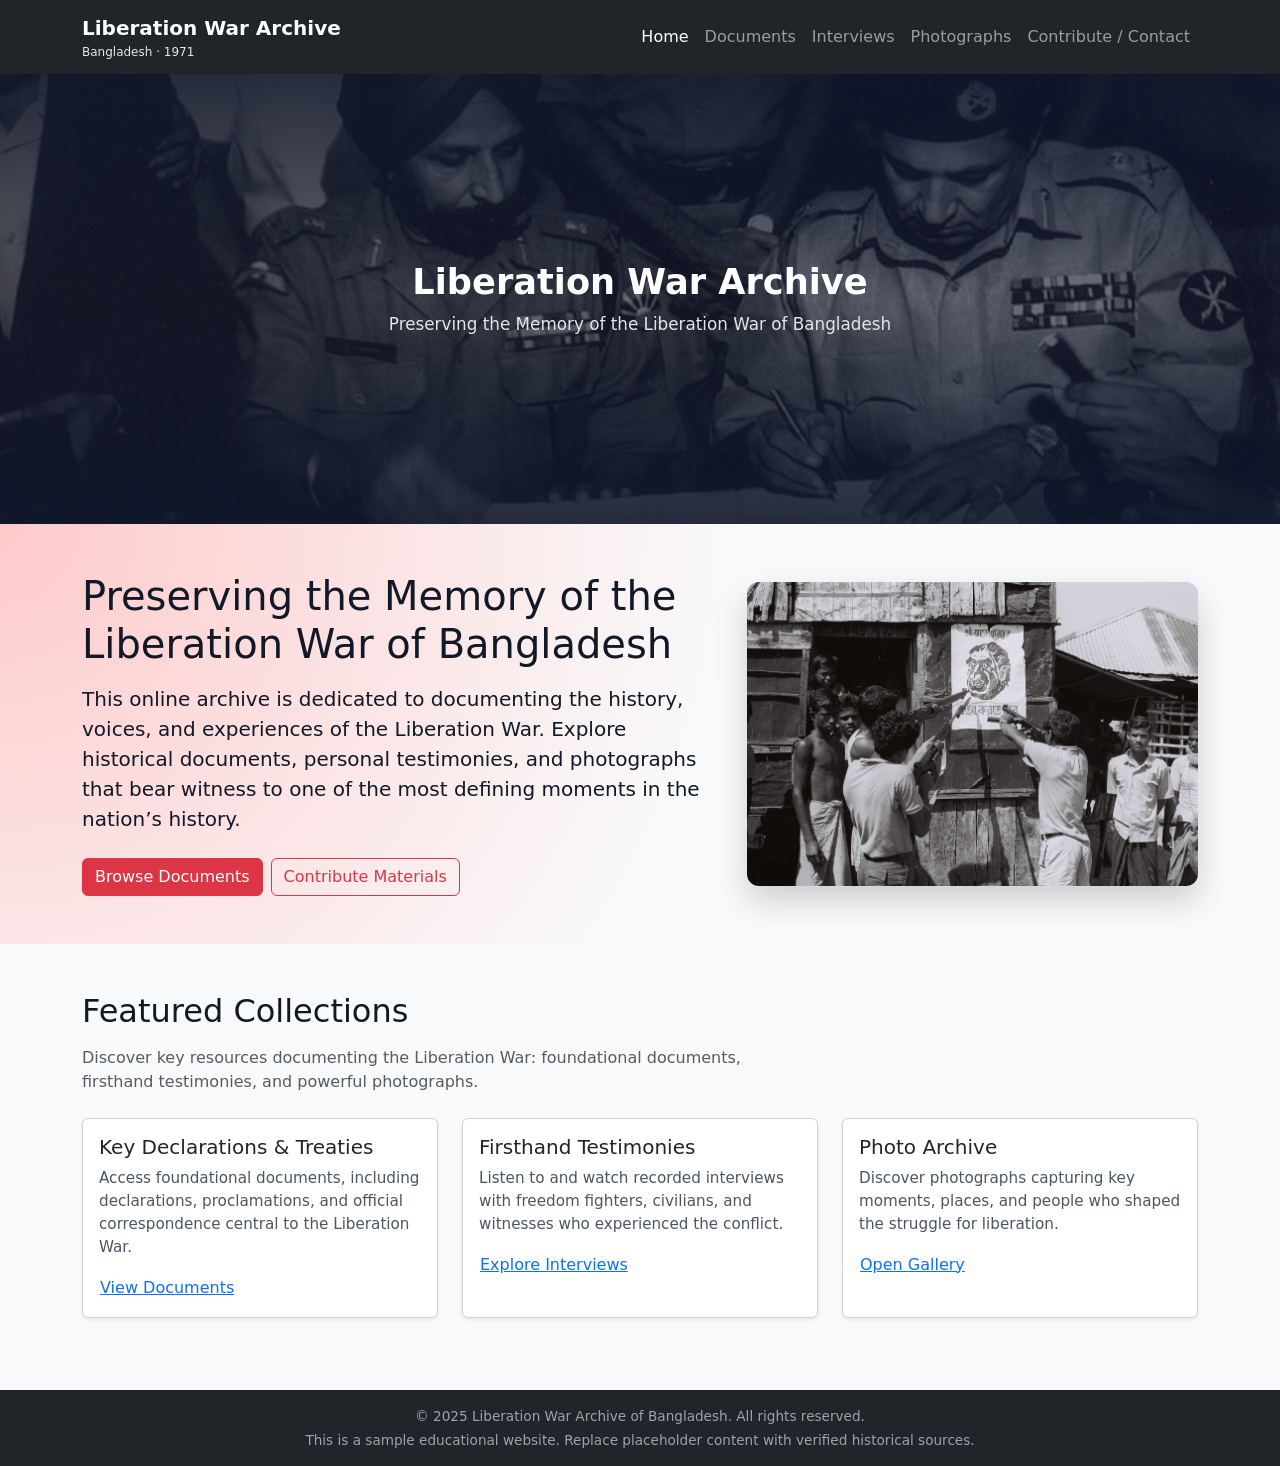
<file: index.html>
<!DOCTYPE html>
<html lang="en">

<head>
  <meta charset="UTF-8">
  <title>Liberation War Archive of Bangladesh</title>
  <meta name="viewport" content="width=device-width, initial-scale=1">
  <meta name="description"
    content="An online archive dedicated to preserving documents, interviews, and photographs from the Liberation War of Bangladesh.">
  <meta name="keywords" content="Liberation War, Bangladesh, 1971, Archive, Documents, Interviews, Photographs">

  <!-- Bootstrap CSS -->
  <link href="https://cdn.jsdelivr.net/npm/bootstrap@5.3.3/dist/css/bootstrap.min.css" rel="stylesheet">
  <link rel="stylesheet" href="css/styles.css">

  <!-- Structured data (SEO) -->
  <script type="application/ld+json">
    {
      "@context": "https://schema.org",
      "@type": "CollectionPage",
      "name": "Liberation War Archive of Bangladesh",
      "description": "An online archive preserving the history and memories of the Liberation War of Bangladesh.",
      "inLanguage": "en"
    }
    </script>
</head>

<body>

  <!-- Navbar -->
  <nav class="navbar navbar-expand-lg navbar-dark bg-dark sticky-top">
    <div class="container">
      <a class="navbar-brand" href="index.html">
        <span class="logo-title">Liberation War Archive</span>
        <span class="logo-subtitle">Bangladesh · 1971</span>
      </a>
      <button class="navbar-toggler" type="button" data-bs-toggle="collapse" data-bs-target="#mainNav">
        <span class="navbar-toggler-icon"></span>
      </button>
      <div class="collapse navbar-collapse" id="mainNav">
        <ul class="navbar-nav ms-auto mb-2 mb-lg-0">
          <li class="nav-item"><a class="nav-link active" href="index.html">Home</a></li>
          <li class="nav-item"><a class="nav-link" href="documents.html">Documents</a></li>
          <li class="nav-item"><a class="nav-link" href="interviews.html">Interviews</a></li>
          <li class="nav-item"><a class="nav-link" href="photos.html">Photographs</a></li>
          <li class="nav-item"><a class="nav-link" href="contact.html">Contribute / Contact</a></li>
        </ul>
      </div>
    </div>
  </nav>

  <section class="sub-hero hero-interviews" style="min-height: 450px;">
    <div class="sub-hero-overlay">
      <h1 class="sub-hero-title">Liberation War Archive</h1>
      <p class="sub-hero-text">
        Preserving the Memory of the Liberation War of Bangladesh
      </p>
    </div>
  </section>

  <!-- Hero -->
  <section class="py-5 hero-bg">
    <div class="container">
      <div class="row align-items-center g-4">
        <div class="col-lg-7">
          <h1 class="mb-3">Preserving the Memory of the Liberation War of Bangladesh</h1>
          <p class="lead mb-4">
            This online archive is dedicated to documenting the history, voices, and experiences
            of the Liberation War. Explore historical documents, personal testimonies, and
            photographs that bear witness to one of the most defining moments in the nation’s history.
          </p>
          <div class="d-flex flex-wrap gap-2">
            <a href="documents.html" class="btn btn-danger">Browse Documents</a>
            <a href="contact.html" class="btn btn-outline-danger">Contribute Materials</a>
          </div>
        </div>
        <div class="col-lg-5">
          <img src="img/hero.jpg" alt="Historic image from the Liberation War of Bangladesh"
            class="img-fluid hero-image">
        </div>
      </div>
    </div>
  </section>

  <!-- Featured sections -->
  <section class="py-5">
    <div class="container">
      <h2 class="mb-3">Featured Collections</h2>
      <p class="section-intro text-muted mb-4">
        Discover key resources documenting the Liberation War: foundational documents,
        firsthand testimonies, and powerful photographs.
      </p>
      <div class="row g-4">
        <div class="col-md-4">
          <div class="card h-100 shadow-sm">
            <div class="card-body">
              <h5 class="card-title">Key Declarations & Treaties</h5>
              <p class="card-text card-text-muted">
                Access foundational documents, including declarations, proclamations,
                and official correspondence central to the Liberation War.
              </p>
              <a href="documents.html" class="btn btn-link p-0">View Documents</a>
            </div>
          </div>
        </div>
        <div class="col-md-4">
          <div class="card h-100 shadow-sm">
            <div class="card-body">
              <h5 class="card-title">Firsthand Testimonies</h5>
              <p class="card-text card-text-muted">
                Listen to and watch recorded interviews with freedom fighters, civilians,
                and witnesses who experienced the conflict.
              </p>
              <a href="interviews.html" class="btn btn-link p-0">Explore Interviews</a>
            </div>
          </div>
        </div>
        <div class="col-md-4">
          <div class="card h-100 shadow-sm">
            <div class="card-body">
              <h5 class="card-title">Photo Archive</h5>
              <p class="card-text card-text-muted">
                Discover photographs capturing key moments, places, and people
                who shaped the struggle for liberation.
              </p>
              <a href="photos.html" class="btn btn-link p-0">Open Gallery</a>
            </div>
          </div>
        </div>
      </div>
    </div>
  </section>

  <!-- Footer -->
  <footer class="bg-dark py-3 mt-4">
    <div class="container text-center">
      <p class="footer-text mb-1">
        &copy; 2025 Liberation War Archive of Bangladesh. All rights reserved.
      </p>
      <p class="footer-text mb-0">
        This is a sample educational website. Replace placeholder content with verified historical sources.
      </p>
    </div>
  </footer>

  <!-- Bootstrap JS bundle (no custom JS needed) -->
  <script src="https://cdn.jsdelivr.net/npm/bootstrap@5.3.3/dist/js/bootstrap.bundle.min.js"></script>
</body>

</html>
</file>
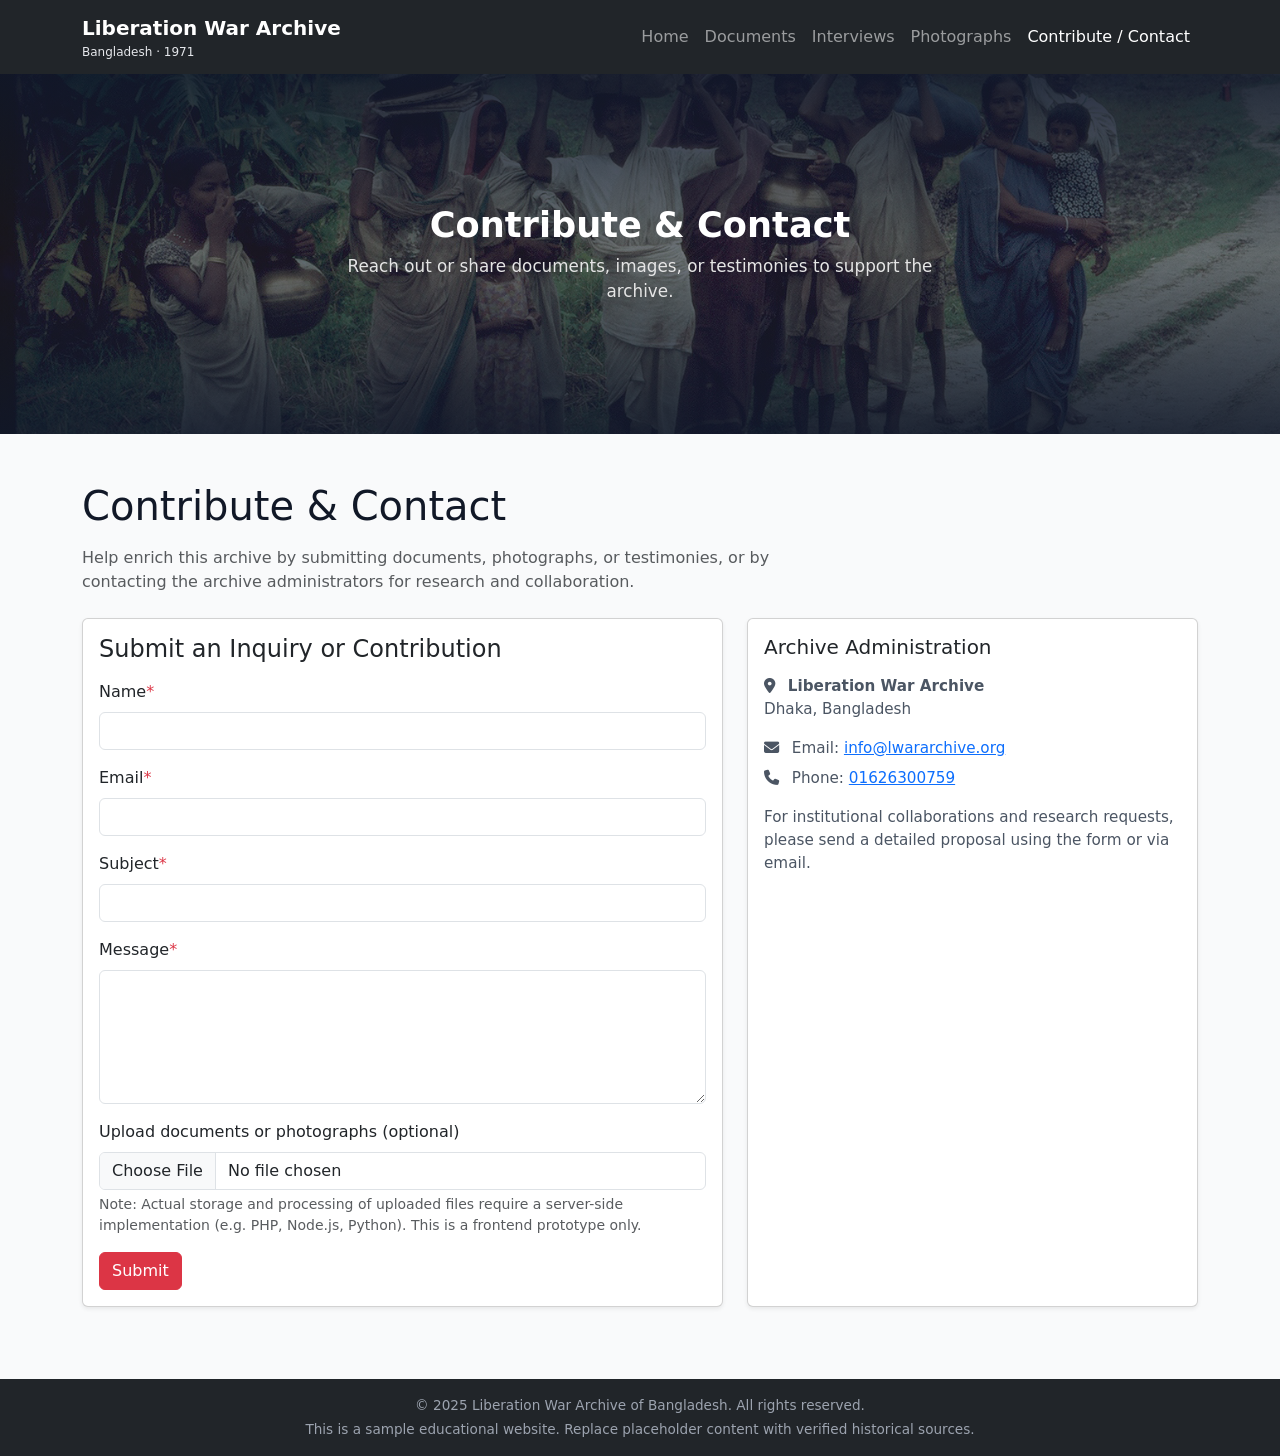
<file: contact.html>
<!DOCTYPE html>
<html lang="en">

<head>
    <meta charset="UTF-8">
    <title>Contribute & Contact | Liberation War Archive</title>
    <meta name="viewport" content="width=device-width, initial-scale=1">

    <meta name="description"
        content="Contact the Liberation War Archive of Bangladesh or contribute documents, photographs, and testimonies.">

    <!-- Bootstrap CSS -->
    <link href="https://cdn.jsdelivr.net/npm/bootstrap@5.3.3/dist/css/bootstrap.min.css" rel="stylesheet">
    <!-- Font Awesome for icons -->
    <link rel="stylesheet" href="https://cdnjs.cloudflare.com/ajax/libs/font-awesome/6.5.1/css/all.min.css"
        referrerpolicy="no-referrer" />
    <!-- Custom styles -->
    <link rel="stylesheet" href="css/styles.css">
</head>

<body>

    <nav class="navbar navbar-expand-lg navbar-dark bg-dark sticky-top">
        <div class="container">
            <a class="navbar-brand" href="index.html">
                <span class="logo-title">Liberation War Archive</span>
                <span class="logo-subtitle">Bangladesh · 1971</span>
            </a>
            <button class="navbar-toggler" type="button" data-bs-toggle="collapse" data-bs-target="#mainNav">
                <span class="navbar-toggler-icon"></span>
            </button>
            <div class="collapse navbar-collapse" id="mainNav">
                <ul class="navbar-nav ms-auto mb-2 mb-lg-0">
                    <li class="nav-item"><a class="nav-link" href="index.html">Home</a></li>
                    <li class="nav-item"><a class="nav-link" href="documents.html">Documents</a></li>
                    <li class="nav-item"><a class="nav-link" href="interviews.html">Interviews</a></li>
                    <li class="nav-item"><a class="nav-link" href="photos.html">Photographs</a></li>
                    <li class="nav-item"><a class="nav-link active" href="contact.html">Contribute / Contact</a></li>
                </ul>
            </div>
        </div>
    </nav>

    <section class="sub-hero hero-contact">
        <div class="sub-hero-overlay">
            <h1 class="sub-hero-title">Contribute & Contact</h1>
            <p class="sub-hero-text">
                Reach out or share documents, images, or testimonies to support the archive.
            </p>
        </div>
    </section>


    <main class="py-5">
        <div class="container">
            <h1 class="mb-3">Contribute & Contact</h1>
            <p class="section-intro text-muted mb-4">
                Help enrich this archive by submitting documents, photographs, or testimonies, or by
                contacting the archive administrators for research and collaboration.
            </p>

            <div class="row g-4">
                <!-- Contact form -->
                <div class="col-lg-7">
                    <div class="card shadow-sm">
                        <div class="card-body">
                            <h2 class="h4 mb-3">Submit an Inquiry or Contribution</h2>
                            <div id="successMessage"></div>
                            <form action="#" method="post" enctype="multipart/form-data" novalidate>
                                <div class="mb-3">
                                    <label for="name" class="form-label">Name<span class="text-danger">*</span></label>
                                    <input type="text" class="form-control" id="name" name="name" required>
                                </div>

                                <div class="mb-3">
                                    <label for="email" class="form-label">Email<span
                                            class="text-danger">*</span></label>
                                    <input type="email" class="form-control" id="email" name="email" required>
                                </div>

                                <div class="mb-3">
                                    <label for="subject" class="form-label">Subject<span
                                            class="text-danger">*</span></label>
                                    <input type="text" class="form-control" id="subject" name="subject" required>
                                </div>

                                <div class="mb-3">
                                    <label for="message" class="form-label">Message<span
                                            class="text-danger">*</span></label>
                                    <textarea class="form-control" id="message" name="message" rows="5"
                                        required></textarea>
                                </div>

                                <div class="mb-3">
                                    <label for="file" class="form-label">Upload documents or photographs
                                        (optional)</label>
                                    <input class="form-control" type="file" id="file" name="file"
                                        accept=".pdf,.jpg,.jpeg,.png,.tif,.tiff">
                                    <div class="form-text">
                                        Note: Actual storage and processing of uploaded files require a server-side
                                        implementation
                                        (e.g. PHP, Node.js, Python). This is a frontend prototype only.
                                    </div>
                                </div>

                                <button type="submit" class="btn btn-danger">Submit</button>
                            </form>
                        </div>
                    </div>
                </div>

                <!-- Archive Administration info with Font Awesome icons -->
                <div class="col-lg-5">
                    <div class="card h-100 shadow-sm">
                        <div class="card-body">
                            <h2 class="h5 mb-3">Archive Administration</h2>

                            <p class="card-text card-text-muted mb-3">
                                <i class="fa-solid fa-location-dot me-2"></i>
                                <strong>Liberation War Archive</strong><br>
                                Dhaka, Bangladesh
                            </p>

                            <p class="card-text card-text-muted mb-2">
                                <i class="fa-solid fa-envelope me-2"></i>
                                Email:
                                <a href="mailto:info@lwararchive.org">info@lwararchive.org</a>
                            </p>

                            <p class="card-text card-text-muted mb-3">
                                <i class="fa-solid fa-phone me-2"></i>
                                Phone:
                                <a href="tel:01626300759">01626300759</a>
                            </p>

                            <p class="card-text card-text-muted">
                                For institutional collaborations and research requests, please send a detailed
                                proposal using the form or via email.
                            </p>
                        </div>
                    </div>
                </div>
            </div>

        </div>
    </main>

    <footer class="bg-dark py-3 mt-4">
        <div class="container text-center">
            <p class="footer-text mb-1">
                &copy; 2025 Liberation War Archive of Bangladesh. All rights reserved.
            </p>
            <p class="footer-text mb-0">
                This is a sample educational website. Replace placeholder content with verified historical sources.
            </p>
        </div>
    </footer>

    <!-- Bootstrap JS bundle -->
    <script src="https://cdn.jsdelivr.net/npm/bootstrap@5.3.3/dist/js/bootstrap.bundle.min.js"></script>
    <script>
        document.addEventListener("DOMContentLoaded", function () {
            const form = document.querySelector("form");
            const successBox = document.getElementById("successMessage");

            // Insert error message elements
            form.querySelectorAll("input, textarea").forEach(field => {
                if (!field.nextElementSibling || !field.nextElementSibling.classList.contains("error-message")) {
                    const error = document.createElement("small");
                    error.className = "error-message text-danger d-block mt-1";
                    field.insertAdjacentElement("afterend", error);
                }
            });

            form.addEventListener("submit", function (e) {
                e.preventDefault();

                let isValid = true;

                const name = document.getElementById("name");
                const email = document.getElementById("email");
                const subject = document.getElementById("subject");
                const message = document.getElementById("message");
                const file = document.getElementById("file");

                // Reset errors
                document.querySelectorAll(".error-message").forEach(el => (el.textContent = ""));
                form.querySelectorAll(".form-control").forEach(f => f.classList.remove("is-invalid"));
                successBox.innerHTML = "";

                // Validate fields
                if (name.value.trim() === "") { showError(name, "Name is required."); isValid = false; }
                const emailRegex = /^[^\s@]+@[^\s@]+\.[^\s@]+$/;
                if (email.value.trim() === "") { showError(email, "Email is required."); isValid = false; }
                else if (!emailRegex.test(email.value)) { showError(email, "Enter a valid email."); isValid = false; }

                if (subject.value.trim() === "") { showError(subject, "Subject is required."); isValid = false; }
                if (message.value.trim().length < 10) { showError(message, "Message must be at least 10 characters."); isValid = false; }

                // Optional file validation
                if (file.files.length > 0) {
                    const allowed = ["pdf", "jpg", "jpeg", "png", "tif", "tiff"];
                    const uploaded = file.files[0];
                    const ext = uploaded.name.split(".").pop().toLowerCase();
                    if (!allowed.includes(ext)) { showError(file, "Invalid file format."); isValid = false; }
                    if (uploaded.size > 5 * 1024 * 1024) { showError(file, "File must be under 5MB."); isValid = false; }
                }

                // If valid → show success + reset form
                if (isValid) {
                    form.reset();

                    successBox.innerHTML = `
                <div class="alert alert-success alert-dismissible fade show" role="alert">
                    <strong>Success!</strong> Your form has been submitted successfully.
                    <button type="button" class="btn-close" data-bs-dismiss="alert"></button>
                </div>
            `;
                }
            });

            function showError(field, msg) {
                field.classList.add("is-invalid");
                field.nextElementSibling.textContent = msg;
            }
        });
    </script>


</body>

</html>
</file>
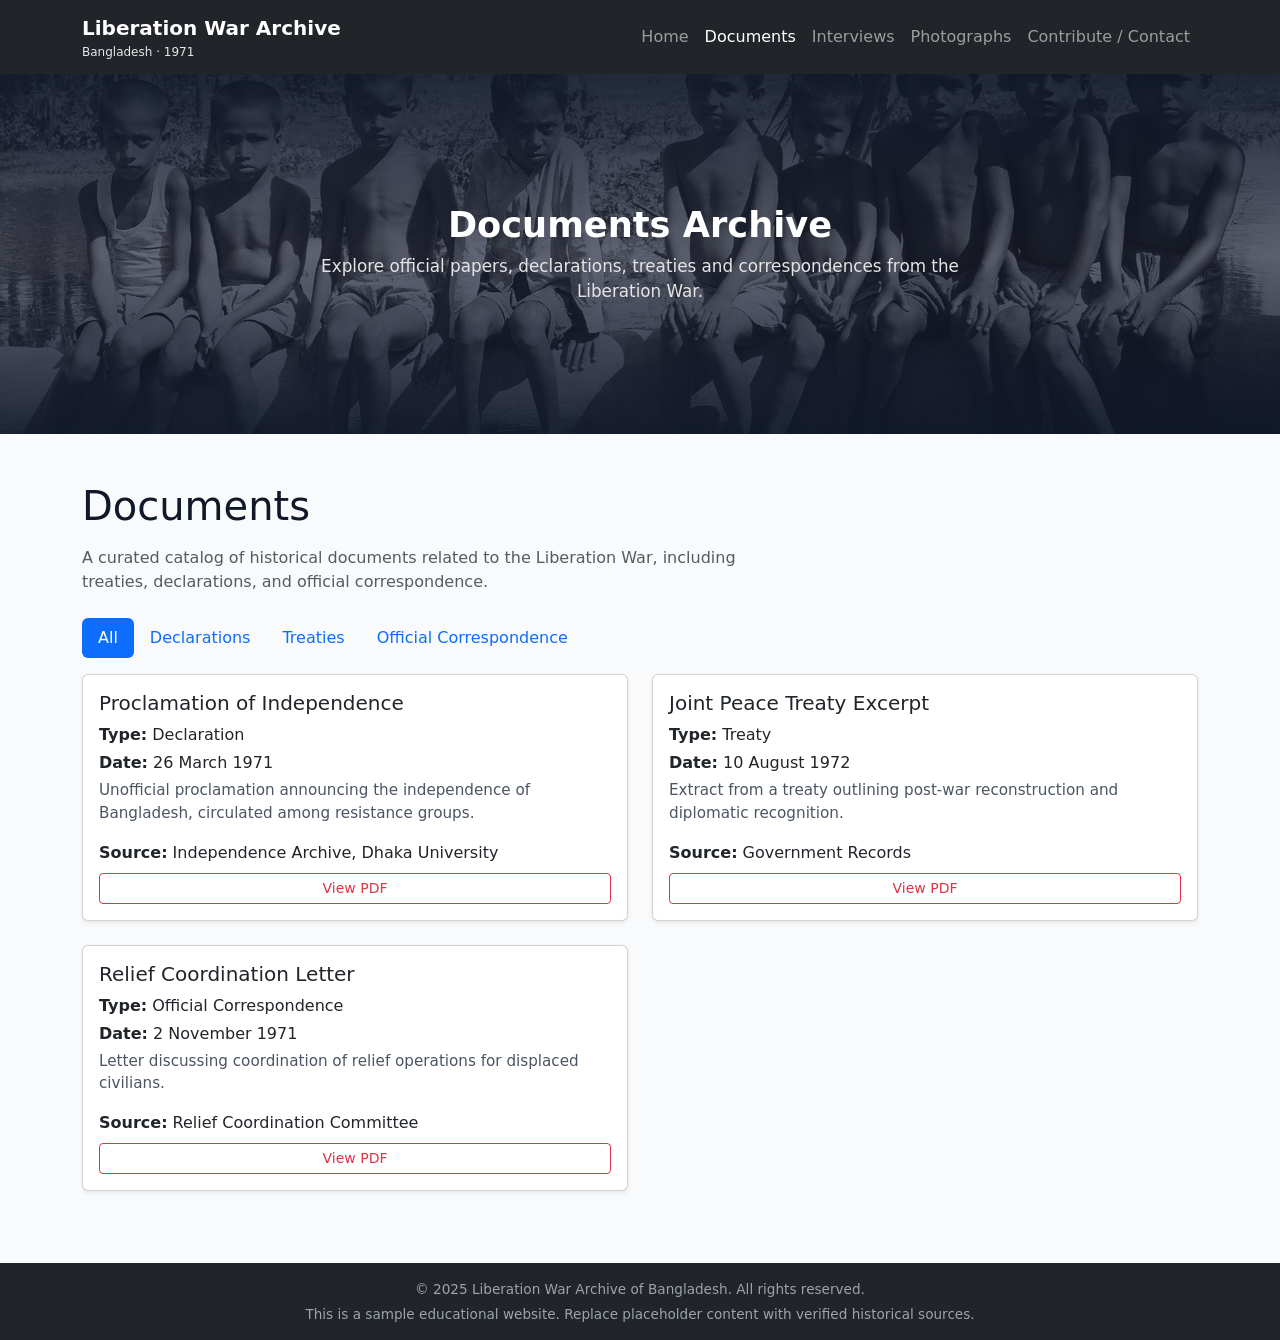
<file: documents.html>
<!DOCTYPE html>
<html lang="en">

<head>
    <meta charset="UTF-8">
    <title>Documents | Liberation War Archive</title>
    <meta name="viewport" content="width=device-width, initial-scale=1">
    <meta name="description"
        content="Catalog of historical documents, treaties, declarations, and official correspondence from the Liberation War of Bangladesh.">

    <!-- Bootstrap CSS -->
    <link href="https://cdn.jsdelivr.net/npm/bootstrap@5.3.3/dist/css/bootstrap.min.css" rel="stylesheet">
    <!-- Custom styles -->
    <link rel="stylesheet" href="css/styles.css">
</head>

<body>

    <nav class="navbar navbar-expand-lg navbar-dark bg-dark sticky-top">
        <div class="container">
            <a class="navbar-brand" href="index.html">
                <span class="logo-title">Liberation War Archive</span>
                <span class="logo-subtitle">Bangladesh · 1971</span>
            </a>
            <button class="navbar-toggler" type="button" data-bs-toggle="collapse" data-bs-target="#mainNav">
                <span class="navbar-toggler-icon"></span>
            </button>
            <div class="collapse navbar-collapse" id="mainNav">
                <ul class="navbar-nav ms-auto mb-2 mb-lg-0">
                    <li class="nav-item"><a class="nav-link" href="index.html">Home</a></li>
                    <li class="nav-item"><a class="nav-link active" href="documents.html">Documents</a></li>
                    <li class="nav-item"><a class="nav-link" href="interviews.html">Interviews</a></li>
                    <li class="nav-item"><a class="nav-link" href="photos.html">Photographs</a></li>
                    <li class="nav-item"><a class="nav-link" href="contact.html">Contribute / Contact</a></li>
                </ul>
            </div>
        </div>
    </nav>

    <!-- HERO SECTION -->
    <section class="sub-hero hero-documents">
        <div class="sub-hero-overlay">
            <h1 class="sub-hero-title">Documents Archive</h1>
            <p class="sub-hero-text">
                Explore official papers, declarations, treaties and correspondences from the Liberation War.
            </p>
        </div>
    </section>


    <main class="py-5">
        <div class="container">
            <h1 class="mb-3">Documents</h1>
            <p class="section-intro text-muted mb-4">
                A curated catalog of historical documents related to the Liberation War, including treaties,
                declarations, and official correspondence.
            </p>

            <!-- Categories using Bootstrap tabs -->
            <ul class="nav nav-pills mb-3" id="docTabs" role="tablist">
                <li class="nav-item" role="presentation">
                    <button class="nav-link active" id="all-tab" data-bs-toggle="tab" data-bs-target="#all-docs"
                        type="button" role="tab">
                        All
                    </button>
                </li>
                <li class="nav-item" role="presentation">
                    <button class="nav-link" id="declarations-tab" data-bs-toggle="tab" data-bs-target="#declarations"
                        type="button" role="tab">
                        Declarations
                    </button>
                </li>
                <li class="nav-item" role="presentation">
                    <button class="nav-link" id="treaties-tab" data-bs-toggle="tab" data-bs-target="#treaties"
                        type="button" role="tab">
                        Treaties
                    </button>
                </li>
                <li class="nav-item" role="presentation">
                    <button class="nav-link" id="correspondence-tab" data-bs-toggle="tab"
                        data-bs-target="#correspondence" type="button" role="tab">
                        Official Correspondence
                    </button>
                </li>
            </ul>

            <div class="tab-content" id="docTabsContent">
                <!-- All documents -->
                <div class="tab-pane fade show active" id="all-docs" role="tabpanel">
                    <div class="row g-4">
                        <!-- Proclamation of Independence -->
                        <div class="col-md-6">
                            <div class="card h-100 shadow-sm">
                                <div class="card-body d-flex flex-column">
                                    <h5 class="card-title">Proclamation of Independence</h5>
                                    <p class="mb-1"><strong>Type:</strong> Declaration</p>
                                    <p class="mb-1"><strong>Date:</strong> 26 March 1971</p>
                                    <p class="card-text card-text-muted flex-grow-1">
                                        Unofficial proclamation announcing the independence of Bangladesh, circulated
                                        among resistance groups.
                                    </p>
                                    <p class="mb-2"><strong>Source:</strong> Independence Archive, Dhaka University
                                        </p>
                                    <a href="Liberation.pdf"
                                        class="btn btn-sm btn-outline-danger mt-auto" target="_blank" rel="noopener">
                                        View PDF
                                    </a>
                                </div>
                            </div>
                        </div>

                        <!-- Joint Peace Treaty Excerpt -->
                        <div class="col-md-6">
                            <div class="card h-100 shadow-sm">
                                <div class="card-body d-flex flex-column">
                                    <h5 class="card-title">Joint Peace Treaty Excerpt</h5>
                                    <p class="mb-1"><strong>Type:</strong> Treaty</p>
                                    <p class="mb-1"><strong>Date:</strong> 10 August 1972</p>
                                    <p class="card-text card-text-muted flex-grow-1">
                                        Extract from a treaty outlining post-war reconstruction and diplomatic
                                        recognition.
                                    </p>
                                    <p class="mb-2"><strong>Source:</strong> Government Records</p>
                                    <a href="Liberation.pdf"
                                        class="btn btn-sm btn-outline-danger mt-auto" target="_blank" rel="noopener">
                                        View PDF
                                    </a>
                                </div>
                            </div>
                        </div>

                        <!-- Relief Coordination Letter -->
                        <div class="col-md-6">
                            <div class="card h-100 shadow-sm">
                                <div class="card-body d-flex flex-column">
                                    <h5 class="card-title">Relief Coordination Letter</h5>
                                    <p class="mb-1"><strong>Type:</strong> Official Correspondence</p>
                                    <p class="mb-1"><strong>Date:</strong> 2 November 1971</p>
                                    <p class="card-text card-text-muted flex-grow-1">
                                        Letter discussing coordination of relief operations for displaced civilians.
                                    </p>
                                    <p class="mb-2"><strong>Source:</strong> Relief Coordination Committee</p>
                                    <a href="Liberation.pdf"
                                        class="btn btn-sm btn-outline-danger mt-auto" target="_blank" rel="noopener">
                                        View PDF
                                    </a>
                                </div>
                            </div>
                        </div>
                    </div>
                </div>

                <!-- Declarations tab -->
                <div class="tab-pane fade" id="declarations" role="tabpanel">
                    <div class="row g-4">
                        <div class="col-md-6">
                            <div class="card h-100 shadow-sm">
                                <div class="card-body d-flex flex-column">
                                    <h5 class="card-title">Proclamation of Independence</h5>
                                    <p class="mb-1"><strong>Date:</strong> 26 March 1971</p>
                                    <p class="card-text card-text-muted flex-grow-1">
                                        Unofficial proclamation announcing the independence of Bangladesh.
                                    </p>
                                    <p class="mb-2"><strong>Source:</strong> Independence Archive, Dhaka University
                                        </p>
                                    <a href="Liberation.pdf"
                                        class="btn btn-sm btn-outline-danger mt-auto" target="_blank" rel="noopener">
                                        View PDF
                                    </a>
                                </div>
                            </div>
                        </div>
                    </div>
                </div>

                <!-- Treaties tab -->
                <div class="tab-pane fade" id="treaties" role="tabpanel">
                    <div class="row g-4">
                        <div class="col-md-6">
                            <div class="card h-100 shadow-sm">
                                <div class="card-body d-flex flex-column">
                                    <h5 class="card-title">Joint Peace Treaty Excerpt</h5>
                                    <p class="mb-1"><strong>Date:</strong> 10 August 1972</p>
                                    <p class="card-text card-text-muted flex-grow-1">
                                        Extract from a treaty outlining post-war reconstruction and diplomatic
                                        recognition.
                                    </p>
                                    <p class="mb-2"><strong>Source:</strong> Government Records</p>
                                    <a href="Liberation.pdf"
                                        class="btn btn-sm btn-outline-danger mt-auto" target="_blank" rel="noopener">
                                        View PDF
                                    </a>
                                </div>
                            </div>
                        </div>
                    </div>
                </div>

                <!-- Correspondence tab -->
                <div class="tab-pane fade" id="correspondence" role="tabpanel">
                    <div class="row g-4">
                        <div class="col-md-6">
                            <div class="card h-100 shadow-sm">
                                <div class="card-body d-flex flex-column">
                                    <h5 class="card-title">Relief Coordination Letter</h5>
                                    <p class="mb-1"><strong>Date:</strong> 2 November 1971</p>
                                    <p class="card-text card-text-muted flex-grow-1">
                                        Letter discussing coordination of relief operations for displaced civilians.
                                    </p>
                                    <p class="mb-2"><strong>Source:</strong> Relief Coordination Committee</p>
                                    <a href="Liberation.pdf"
                                        class="btn btn-sm btn-outline-danger mt-auto" target="_blank" rel="noopener">
                                        View PDF
                                    </a>
                                </div>
                            </div>
                        </div>
                    </div>
                </div>

            </div> <!-- /tab-content -->
        </div>
    </main>

    <footer class="bg-dark py-3 mt-4">
        <div class="container text-center">
            <p class="footer-text mb-1">
                &copy; 2025 Liberation War Archive of Bangladesh. All rights reserved.
            </p>
            <p class="footer-text mb-0">
                This is a sample educational website. Replace placeholder content with verified historical sources.
            </p>
        </div>
    </footer>

    <!-- Bootstrap JS bundle -->
    <script src="https://cdn.jsdelivr.net/npm/bootstrap@5.3.3/dist/js/bootstrap.bundle.min.js"></script>
</body>

</html>
</file>
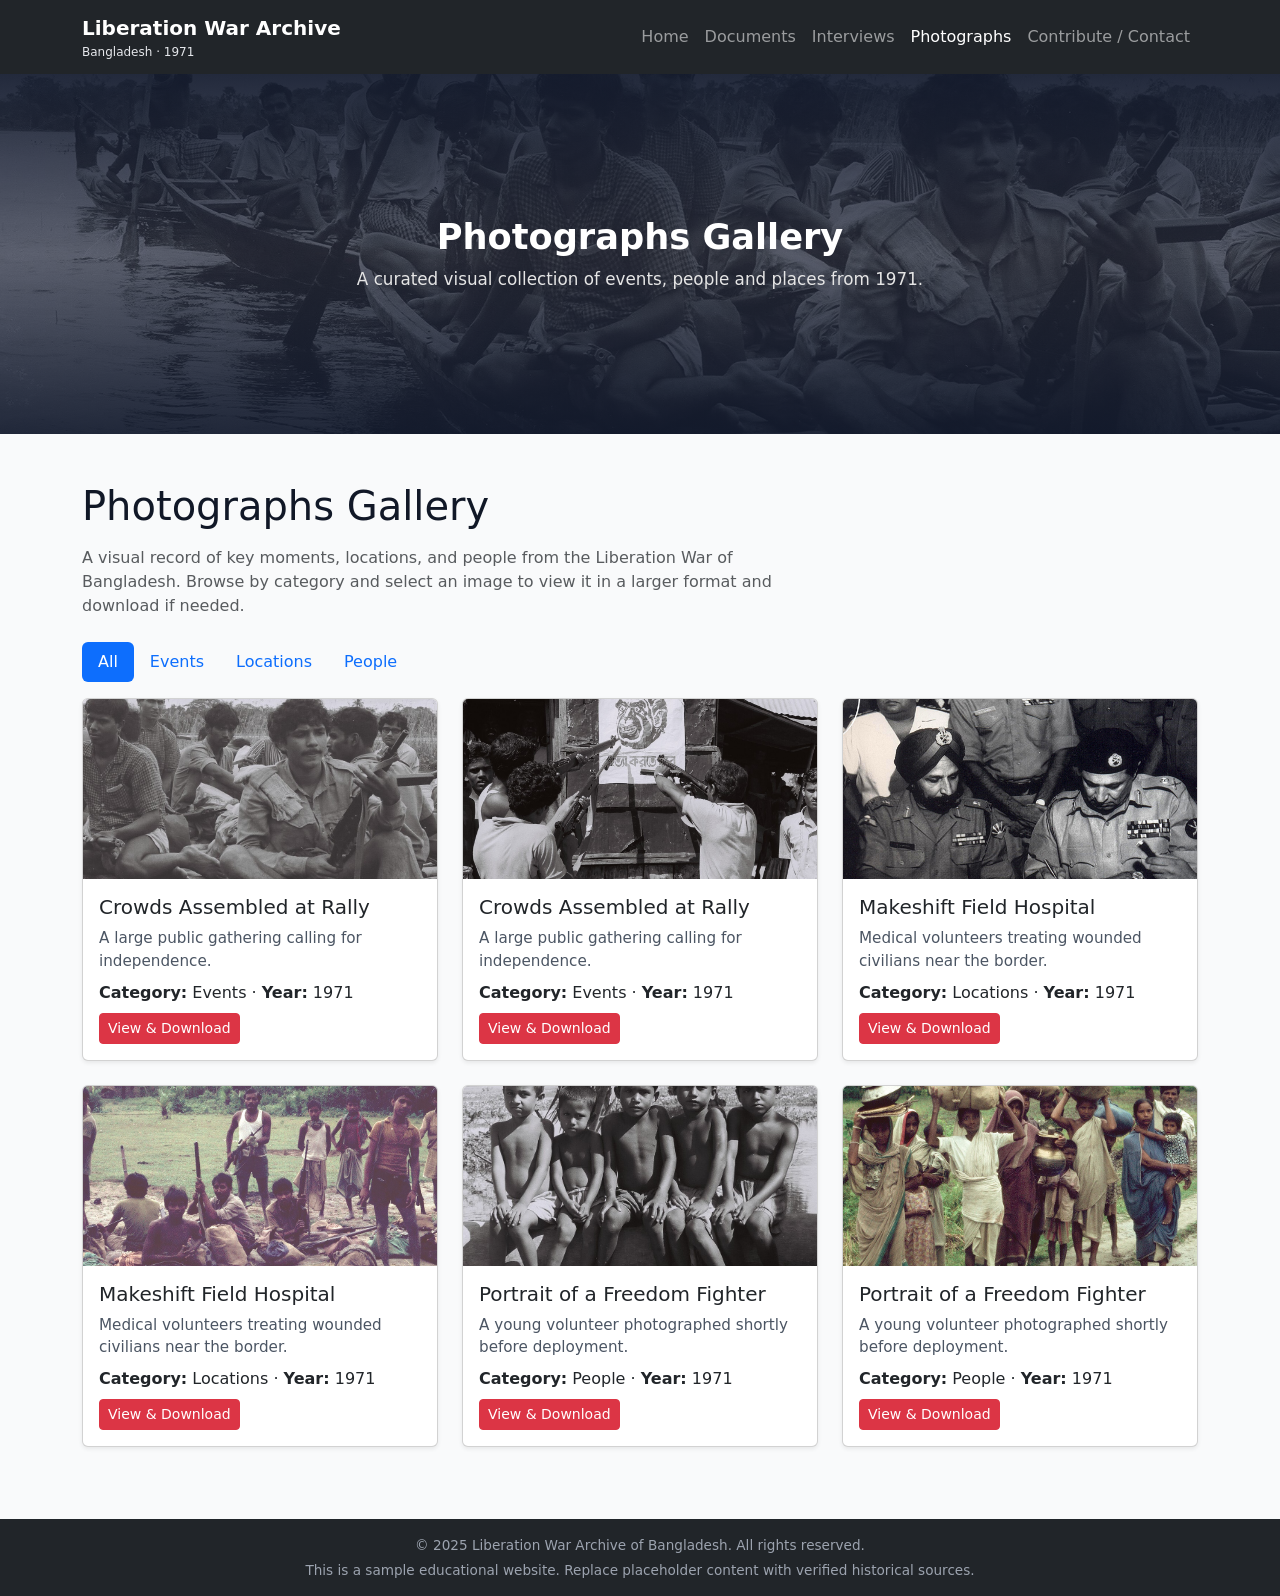
<file: photos.html>
<!DOCTYPE html>
<html lang="en">

<head>
    <meta charset="UTF-8">
    <title>Photographs | Liberation War Archive</title>
    <meta name="viewport" content="width=device-width, initial-scale=1">

    <meta name="description"
        content="Photographs capturing events, locations, and people from the Liberation War of Bangladesh.">

    <!-- Bootstrap CSS -->
    <link href="https://cdn.jsdelivr.net/npm/bootstrap@5.3.3/dist/css/bootstrap.min.css" rel="stylesheet">
    <!-- Custom styles -->
    <link rel="stylesheet" href="css/styles.css">
</head>

<body>

    <!-- Navbar -->
    <nav class="navbar navbar-expand-lg navbar-dark bg-dark sticky-top">
        <div class="container">
            <a class="navbar-brand" href="index.html">
                <span class="logo-title">Liberation War Archive</span>
                <span class="logo-subtitle">Bangladesh · 1971</span>
            </a>
            <button class="navbar-toggler" type="button" data-bs-toggle="collapse" data-bs-target="#mainNav">
                <span class="navbar-toggler-icon"></span>
            </button>
            <div class="collapse navbar-collapse" id="mainNav">
                <ul class="navbar-nav ms-auto mb-2 mb-lg-0">
                    <li class="nav-item"><a class="nav-link" href="index.html">Home</a></li>
                    <li class="nav-item"><a class="nav-link" href="documents.html">Documents</a></li>
                    <li class="nav-item"><a class="nav-link" href="interviews.html">Interviews</a></li>
                    <li class="nav-item"><a class="nav-link active" href="photos.html">Photographs</a></li>
                    <li class="nav-item"><a class="nav-link" href="contact.html">Contribute / Contact</a></li>
                </ul>
            </div>
        </div>
    </nav>

    <section class="sub-hero hero-photos">
        <div class="sub-hero-overlay">
            <h1 class="sub-hero-title">Photographs Gallery</h1>
            <p class="sub-hero-text">
                A curated visual collection of events, people and places from 1971.
            </p>
        </div>
    </section>


    <main class="py-5">
        <div class="container">
            <h1 class="mb-3">Photographs Gallery</h1>
            <p class="section-intro text-muted mb-4">
                A visual record of key moments, locations, and people from the Liberation War of Bangladesh.
                Browse by category and select an image to view it in a larger format and download if needed.
            </p>

            <!-- Category tabs -->
            <ul class="nav nav-pills mb-3" id="photoTabs" role="tablist">
                <li class="nav-item" role="presentation">
                    <button class="nav-link active" id="all-tab" data-bs-toggle="tab" data-bs-target="#all-photos"
                        type="button" role="tab">
                        All
                    </button>
                </li>
                <li class="nav-item" role="presentation">
                    <button class="nav-link" id="events-tab" data-bs-toggle="tab" data-bs-target="#events-photos"
                        type="button" role="tab">
                        Events
                    </button>
                </li>
                <li class="nav-item" role="presentation">
                    <button class="nav-link" id="locations-tab" data-bs-toggle="tab" data-bs-target="#locations-photos"
                        type="button" role="tab">
                        Locations
                    </button>
                </li>
                <li class="nav-item" role="presentation">
                    <button class="nav-link" id="people-tab" data-bs-toggle="tab" data-bs-target="#people-photos"
                        type="button" role="tab">
                        People
                    </button>
                </li>
            </ul>

            <div class="tab-content" id="photoTabsContent">
                <!-- All photos -->
                <div class="tab-pane fade show active" id="all-photos" role="tabpanel" aria-labelledby="all-tab">
                    <div class="row g-4">
                        <!-- Photo 1 -->
                        <div class="col-md-4">
                            <div class="card h-100 shadow-sm">
                                <img src="img/gal (1).jpg" class="card-img-top photo-thumb"
                                    alt="Crowds assembled at a rally">
                                <div class="card-body">
                                    <h5 class="card-title">Crowds Assembled at Rally</h5>
                                    <p class="card-text card-text-muted mb-2">
                                        A large public gathering calling for independence.
                                    </p>
                                    <p class="mb-2"><strong>Category:</strong> Events · <strong>Year:</strong> 1971</p>
                                    <button class="btn btn-sm btn-danger" data-bs-toggle="modal"
                                        data-bs-target="#photoModal1">
                                        View &amp; Download
                                    </button>
                                </div>
                            </div>
                        </div>

                        <div class="col-md-4">
                            <div class="card h-100 shadow-sm">
                                <img src="img/gal (2).jpg" class="card-img-top photo-thumb"
                                    alt="Crowds assembled at a rally">
                                <div class="card-body">
                                    <h5 class="card-title">Crowds Assembled at Rally</h5>
                                    <p class="card-text card-text-muted mb-2">
                                        A large public gathering calling for independence.
                                    </p>
                                    <p class="mb-2"><strong>Category:</strong> Events · <strong>Year:</strong> 1971</p>
                                    <button class="btn btn-sm btn-danger" data-bs-toggle="modal"
                                        data-bs-target="#photoModal2">
                                        View &amp; Download
                                    </button>
                                </div>
                            </div>
                        </div>

                        <!-- Photo 2 -->
                        <div class="col-md-4">
                            <div class="card h-100 shadow-sm">
                                <img src="img/gal (3).jpg" class="card-img-top photo-thumb"
                                    alt="Makeshift field hospital">
                                <div class="card-body">
                                    <h5 class="card-title">Makeshift Field Hospital</h5>
                                    <p class="card-text card-text-muted mb-2">
                                        Medical volunteers treating wounded civilians near the border.
                                    </p>
                                    <p class="mb-2"><strong>Category:</strong> Locations · <strong>Year:</strong> 1971
                                    </p>
                                    <button class="btn btn-sm btn-danger" data-bs-toggle="modal"
                                        data-bs-target="#photoModal3">
                                        View &amp; Download
                                    </button>
                                </div>
                            </div>
                        </div>

                        <div class="col-md-4">
                            <div class="card h-100 shadow-sm">
                                <img src="img/gal (4).jpg" class="card-img-top photo-thumb"
                                    alt="Makeshift field hospital">
                                <div class="card-body">
                                    <h5 class="card-title">Makeshift Field Hospital</h5>
                                    <p class="card-text card-text-muted mb-2">
                                        Medical volunteers treating wounded civilians near the border.
                                    </p>
                                    <p class="mb-2"><strong>Category:</strong> Locations · <strong>Year:</strong> 1971
                                    </p>
                                    <button class="btn btn-sm btn-danger" data-bs-toggle="modal"
                                        data-bs-target="#photoModal4">
                                        View &amp; Download
                                    </button>
                                </div>
                            </div>
                        </div>
                        <!-- Photo 3 -->
                        <div class="col-md-4">
                            <div class="card h-100 shadow-sm">
                                <img src="img/gal (5).jpg" class="card-img-top photo-thumb"
                                    alt="Portrait of a freedom fighter">
                                <div class="card-body">
                                    <h5 class="card-title">Portrait of a Freedom Fighter</h5>
                                    <p class="card-text card-text-muted mb-2">
                                        A young volunteer photographed shortly before deployment.
                                    </p>
                                    <p class="mb-2"><strong>Category:</strong> People · <strong>Year:</strong> 1971</p>
                                    <button class="btn btn-sm btn-danger" data-bs-toggle="modal"
                                        data-bs-target="#photoModal5">
                                        View &amp; Download
                                    </button>
                                </div>
                            </div>
                        </div>
                        <div class="col-md-4">
                            <div class="card h-100 shadow-sm">
                                <img src="img/gal (6).jpg" class="card-img-top photo-thumb"
                                    alt="Portrait of a freedom fighter">
                                <div class="card-body">
                                    <h5 class="card-title">Portrait of a Freedom Fighter</h5>
                                    <p class="card-text card-text-muted mb-2">
                                        A young volunteer photographed shortly before deployment.
                                    </p>
                                    <p class="mb-2"><strong>Category:</strong> People · <strong>Year:</strong> 1971</p>
                                    <button class="btn btn-sm btn-danger" data-bs-toggle="modal"
                                        data-bs-target="#photoModal6">
                                        View &amp; Download
                                    </button>
                                </div>
                            </div>
                        </div>
                    </div>
                </div>



                <!-- Events category -->
                <div class="tab-pane fade" id="events-photos" role="tabpanel" aria-labelledby="events-tab">
                    <div class="row g-4">
                        <!-- Photo 1 (Events) -->
                        <div class="col-md-4">
                            <div class="card h-100 shadow-sm">
                                <img src="img/gal (1).jpg" class="card-img-top photo-thumb"
                                    alt="Crowds assembled at a rally">
                                <div class="card-body">
                                    <h5 class="card-title">Crowds Assembled at Rally</h5>
                                    <p class="card-text card-text-muted mb-2">
                                        A large public gathering calling for independence.
                                    </p>
                                    <p class="mb-2"><strong>Category:</strong> Events · <strong>Year:</strong> 1971</p>
                                    <button class="btn btn-sm btn-danger" data-bs-toggle="modal"
                                        data-bs-target="#photoModal1">
                                        View &amp; Download
                                    </button>
                                </div>
                            </div>
                        </div>
                        <div class="col-md-4">
                            <div class="card h-100 shadow-sm">
                                <img src="img/gal (2).jpg" class="card-img-top photo-thumb"
                                    alt="Crowds assembled at a rally">
                                <div class="card-body">
                                    <h5 class="card-title">Crowds Assembled at Rally</h5>
                                    <p class="card-text card-text-muted mb-2">
                                        A large public gathering calling for independence.
                                    </p>
                                    <p class="mb-2"><strong>Category:</strong> Events · <strong>Year:</strong> 1971</p>
                                    <button class="btn btn-sm btn-danger" data-bs-toggle="modal"
                                        data-bs-target="#photoModal2">
                                        View &amp; Download
                                    </button>
                                </div>
                            </div>
                        </div>
                    </div>
                </div>

                <div class="tab-pane fade" id="events-photos" role="tabpanel" aria-labelledby="events-tab">
                    <div class="row g-4">
                        <!-- Photo 1 (Events) -->
                        <div class="col-md-4">
                            <div class="card h-100 shadow-sm">
                                <img src="img/gal (1).jpg" class="card-img-top photo-thumb"
                                    alt="Crowds assembled at a rally">
                                <div class="card-body">
                                    <h5 class="card-title">Crowds Assembled at Rally</h5>
                                    <p class="card-text card-text-muted mb-2">
                                        A large public gathering calling for independence.
                                    </p>
                                    <p class="mb-2"><strong>Category:</strong> Events · <strong>Year:</strong> 1971</p>
                                    <button class="btn btn-sm btn-danger" data-bs-toggle="modal"
                                        data-bs-target="#photoModal1">
                                        View &amp; Download
                                    </button>
                                </div>
                            </div>
                        </div>
                        <div class="col-md-4">
                            <div class="card h-100 shadow-sm">
                                <img src="img/gal (2).jpg" class="card-img-top photo-thumb"
                                    alt="Crowds assembled at a rally">
                                <div class="card-body">
                                    <h5 class="card-title">Crowds Assembled at Rally</h5>
                                    <p class="card-text card-text-muted mb-2">
                                        A large public gathering calling for independence.
                                    </p>
                                    <p class="mb-2"><strong>Category:</strong> Events · <strong>Year:</strong> 1971</p>
                                    <button class="btn btn-sm btn-danger" data-bs-toggle="modal"
                                        data-bs-target="#photoModal2">
                                        View &amp; Download
                                    </button>
                                </div>
                            </div>
                        </div>
                    </div>
                </div>

                <!-- Locations category -->
                <div class="tab-pane fade" id="locations-photos" role="tabpanel" aria-labelledby="locations-tab">
                    <div class="row g-4">
                        <!-- Photo 2 (Locations) -->
                        <div class="col-md-4">
                            <div class="card h-100 shadow-sm">
                                <img src="img/gal (3).jpg" class="card-img-top photo-thumb"
                                    alt="Makeshift field hospital">
                                <div class="card-body">
                                    <h5 class="card-title">Makeshift Field Hospital</h5>
                                    <p class="card-text card-text-muted mb-2">
                                        Medical volunteers treating wounded civilians near the border.
                                    </p>
                                    <p class="mb-2"><strong>Category:</strong> Locations · <strong>Year:</strong> 1971
                                    </p>
                                    <button class="btn btn-sm btn-danger" data-bs-toggle="modal"
                                        data-bs-target="#photoModal3">
                                        View &amp; Download
                                    </button>
                                </div>
                            </div>
                        </div>
                        <div class="col-md-4">
                            <div class="card h-100 shadow-sm">
                                <img src="img/gal (4).jpg" class="card-img-top photo-thumb"
                                    alt="Makeshift field hospital">
                                <div class="card-body">
                                    <h5 class="card-title">Makeshift Field Hospital</h5>
                                    <p class="card-text card-text-muted mb-2">
                                        Medical volunteers treating wounded civilians near the border.
                                    </p>
                                    <p class="mb-2"><strong>Category:</strong> Locations · <strong>Year:</strong> 1971
                                    </p>
                                    <button class="btn btn-sm btn-danger" data-bs-toggle="modal"
                                        data-bs-target="#photoModal4">
                                        View &amp; Download
                                    </button>
                                </div>
                            </div>
                        </div>
                    </div>
                </div>

                <div class="tab-pane fade" id="locations-photos" role="tabpanel" aria-labelledby="locations-tab">
                    <div class="row g-4">
                        <!-- Photo 2 (Locations) -->
                        <div class="col-md-4">
                            <div class="card h-100 shadow-sm">
                                <img src="img/gal (3).jpg" class="card-img-top photo-thumb"
                                    alt="Makeshift field hospital">
                                <div class="card-body">
                                    <h5 class="card-title">Makeshift Field Hospital</h5>
                                    <p class="card-text card-text-muted mb-2">
                                        Medical volunteers treating wounded civilians near the border.
                                    </p>
                                    <p class="mb-2"><strong>Category:</strong> Locations · <strong>Year:</strong> 1971
                                    </p>
                                    <button class="btn btn-sm btn-danger" data-bs-toggle="modal"
                                        data-bs-target="#photoModal3">
                                        View &amp; Download
                                    </button>
                                </div>
                            </div>
                        </div>
                        <div class="col-md-4">
                            <div class="card h-100 shadow-sm">
                                <img src="img/gal (4).jpg" class="card-img-top photo-thumb"
                                    alt="Makeshift field hospital">
                                <div class="card-body">
                                    <h5 class="card-title">Makeshift Field Hospital</h5>
                                    <p class="card-text card-text-muted mb-2">
                                        Medical volunteers treating wounded civilians near the border.
                                    </p>
                                    <p class="mb-2"><strong>Category:</strong> Locations · <strong>Year:</strong> 1971
                                    </p>
                                    <button class="btn btn-sm btn-danger" data-bs-toggle="modal"
                                        data-bs-target="#photoModal4">
                                        View &amp; Download
                                    </button>
                                </div>
                            </div>
                        </div>
                    </div>
                </div>

                <!-- People category -->
                <div class="tab-pane fade" id="people-photos" role="tabpanel" aria-labelledby="people-tab">
                    <div class="row g-4">
                        <!-- Photo 3 (People) -->
                        <div class="col-md-4">
                            <div class="card h-100 shadow-sm">
                                <img src="img/gal (5).jpg" class="card-img-top photo-thumb"
                                    alt="Portrait of a freedom fighter">
                                <div class="card-body">
                                    <h5 class="card-title">Portrait of a Freedom Fighter</h5>
                                    <p class="card-text card-text-muted mb-2">
                                        A young volunteer photographed shortly before deployment.
                                    </p>
                                    <p class="mb-2"><strong>Category:</strong> People · <strong>Year:</strong> 1971</p>
                                    <button class="btn btn-sm btn-danger" data-bs-toggle="modal"
                                        data-bs-target="#photoModal5">
                                        View &amp; Download
                                    </button>
                                </div>
                            </div>
                        </div>
                        <div class="col-md-4">
                            <div class="card h-100 shadow-sm">
                                <img src="img/gal (6).jpg" class="card-img-top photo-thumb"
                                    alt="Portrait of a freedom fighter">
                                <div class="card-body">
                                    <h5 class="card-title">Portrait of a Freedom Fighter</h5>
                                    <p class="card-text card-text-muted mb-2">
                                        A young volunteer photographed shortly before deployment.
                                    </p>
                                    <p class="mb-2"><strong>Category:</strong> People · <strong>Year:</strong> 1971</p>
                                    <button class="btn btn-sm btn-danger" data-bs-toggle="modal"
                                        data-bs-target="#photoModal6">
                                        View &amp; Download
                                    </button>
                                </div>
                            </div>
                        </div>
                    </div>
                </div>

                <div class="tab-pane fade" id="people-photos" role="tabpanel" aria-labelledby="people-tab">
                    <div class="row g-4">
                        <!-- Photo 3 (People) -->
                        <div class="col-md-4">
                            <div class="card h-100 shadow-sm">
                                <img src="img/gal (5).jpg" class="card-img-top photo-thumb"
                                    alt="Portrait of a freedom fighter">
                                <div class="card-body">
                                    <h5 class="card-title">Portrait of a Freedom Fighter</h5>
                                    <p class="card-text card-text-muted mb-2">
                                        A young volunteer photographed shortly before deployment.
                                    </p>
                                    <p class="mb-2"><strong>Category:</strong> People · <strong>Year:</strong> 1971</p>
                                    <button class="btn btn-sm btn-danger" data-bs-toggle="modal"
                                        data-bs-target="#photoModal5">
                                        View &amp; Download
                                    </button>
                                </div>
                            </div>
                        </div>
                        <div class="col-md-4">
                            <div class="card h-100 shadow-sm">
                                <img src="img/gal (6).jpg" class="card-img-top photo-thumb"
                                    alt="Portrait of a freedom fighter">
                                <div class="card-body">
                                    <h5 class="card-title">Portrait of a Freedom Fighter</h5>
                                    <p class="card-text card-text-muted mb-2">
                                        A young volunteer photographed shortly before deployment.
                                    </p>
                                    <p class="mb-2"><strong>Category:</strong> People · <strong>Year:</strong> 1971</p>
                                    <button class="btn btn-sm btn-danger" data-bs-toggle="modal"
                                        data-bs-target="#photoModal6">
                                        View &amp; Download
                                    </button>
                                </div>
                            </div>
                        </div>
                    </div>
                </div>

            </div> <!-- /tab-content -->
        </div>

        <!-- Modal 1 -->
        <div class="modal fade" id="photoModal1" tabindex="-1" aria-hidden="true">
            <div class="modal-dialog modal-lg modal-dialog-centered">
                <div class="modal-content bg-dark text-light">
                    <div class="modal-header border-0">
                        <h5 class="modal-title">Crowds Assembled at Rally</h5>
                        <button type="button" class="btn-close btn-close-white" data-bs-dismiss="modal"
                            aria-label="Close"></button>
                    </div>
                    <div class="modal-body text-center">
                        <img src="img/gal (1).jpg" alt="Crowds assembled at a rally" class="img-fluid mb-2">
                        <p class="small text-muted">
                            A large public gathering calling for independence. (Example image placeholder)
                        </p>
                    </div>
                    <div class="modal-footer border-0">
                        <a href="img/gal (1).jpg" download class="btn btn-outline-light btn-sm">
                            Download image
                        </a>
                    </div>
                </div>
            </div>
        </div>

        <div class="modal fade" id="photoModal2" tabindex="-1" aria-hidden="true">
            <div class="modal-dialog modal-lg modal-dialog-centered">
                <div class="modal-content bg-dark text-light">
                    <div class="modal-header border-0">
                        <h5 class="modal-title">Crowds Assembled at Rally</h5>
                        <button type="button" class="btn-close btn-close-white" data-bs-dismiss="modal"
                            aria-label="Close"></button>
                    </div>
                    <div class="modal-body text-center">
                        <img src="img/gal (2).jpg" alt="Crowds assembled at a rally" class="img-fluid mb-2">
                        <p class="small text-muted">
                            A large public gathering calling for independence. (Example image placeholder)
                        </p>
                    </div>
                    <div class="modal-footer border-0">
                        <a href="img/gal (2).jpg" download class="btn btn-outline-light btn-sm">
                            Download image
                        </a>
                    </div>
                </div>
            </div>
        </div>

        <div class="modal fade" id="photoModal3" tabindex="-1" aria-hidden="true">
            <div class="modal-dialog modal-lg modal-dialog-centered">
                <div class="modal-content bg-dark text-light">
                    <div class="modal-header border-0">
                        <h5 class="modal-title">Crowds Assembled at Rally</h5>
                        <button type="button" class="btn-close btn-close-white" data-bs-dismiss="modal"
                            aria-label="Close"></button>
                    </div>
                    <div class="modal-body text-center">
                        <img src="img/gal (3).jpg" alt="Crowds assembled at a rally" class="img-fluid mb-2">
                        <p class="small text-muted">
                            A large public gathering calling for independence. (Example image placeholder)
                        </p>
                    </div>
                    <div class="modal-footer border-0">
                        <a href="img/gal (3).jpg" download class="btn btn-outline-light btn-sm">
                            Download image
                        </a>
                    </div>
                </div>
            </div>
        </div>

        <div class="modal fade" id="photoModal4" tabindex="-1" aria-hidden="true">
            <div class="modal-dialog modal-lg modal-dialog-centered">
                <div class="modal-content bg-dark text-light">
                    <div class="modal-header border-0">
                        <h5 class="modal-title">Crowds Assembled at Rally</h5>
                        <button type="button" class="btn-close btn-close-white" data-bs-dismiss="modal"
                            aria-label="Close"></button>
                    </div>
                    <div class="modal-body text-center">
                        <img src="img/gal (4).jpg" alt="Crowds assembled at a rally" class="img-fluid mb-2">
                        <p class="small text-muted">
                            A large public gathering calling for independence. (Example image placeholder)
                        </p>
                    </div>
                    <div class="modal-footer border-0">
                        <a href="img/gal (4).jpg" download class="btn btn-outline-light btn-sm">
                            Download image
                        </a>
                    </div>
                </div>
            </div>
        </div>

        <!-- Modal 2 -->
        <div class="modal fade" id="photoModal5" tabindex="-1" aria-hidden="true">
            <div class="modal-dialog modal-lg modal-dialog-centered">
                <div class="modal-content bg-dark text-light">
                    <div class="modal-header border-0">
                        <h5 class="modal-title">Makeshift Field Hospital</h5>
                        <button type="button" class="btn-close btn-close-white" data-bs-dismiss="modal"
                            aria-label="Close"></button>
                    </div>
                    <div class="modal-body text-center">
                        <img src="img/gal (5).jpg" alt="Makeshift field hospital" class="img-fluid mb-2">
                        <p class="small text-muted">
                            Medical volunteers treating wounded civilians near the border. (Example image placeholder)
                        </p>
                    </div>
                    <div class="modal-footer border-0">
                        <a href="img/gal (5).jpg" download class="btn btn-outline-light btn-sm">
                            Download image
                        </a>
                    </div>
                </div>
            </div>
        </div>

        <div class="modal fade" id="photoModal6" tabindex="-1" aria-hidden="true">
            <div class="modal-dialog modal-lg modal-dialog-centered">
                <div class="modal-content bg-dark text-light">
                    <div class="modal-header border-0">
                        <h5 class="modal-title">Makeshift Field Hospital</h5>
                        <button type="button" class="btn-close btn-close-white" data-bs-dismiss="modal"
                            aria-label="Close"></button>
                    </div>
                    <div class="modal-body text-center">
                        <img src="img/gal (6).jpg" alt="Makeshift field hospital" class="img-fluid mb-2">
                        <p class="small text-muted">
                            Medical volunteers treating wounded civilians near the border. (Example image placeholder)
                        </p>
                    </div>
                    <div class="modal-footer border-0">
                        <a href="img/gal (6).jpg" download class="btn btn-outline-light btn-sm">
                            Download image
                        </a>
                    </div>
                </div>
            </div>
        </div>

    </main>

    <footer class="bg-dark py-3 mt-4">
        <div class="container text-center">
            <p class="footer-text mb-1">
                &copy; 2025 Liberation War Archive of Bangladesh. All rights reserved.
            </p>
            <p class="footer-text mb-0">
                This is a sample educational website. Replace placeholder content with verified historical sources.
            </p>
        </div>
    </footer>

    <!-- Bootstrap JS bundle -->
    <script src="https://cdn.jsdelivr.net/npm/bootstrap@5.3.3/dist/js/bootstrap.bundle.min.js"></script>
</body>

</html>
</file>
<file: css/styles.css>
body {
    font-family: system-ui, -apple-system, BlinkMacSystemFont, "Segoe UI", sans-serif;
    background-color: #f9fafb;
    color: #111827;
}

.navbar-brand span.logo-title {
    font-weight: 700;
}

.navbar-brand span.logo-subtitle {
    font-size: 0.75rem;
    display: block;
    color: #e5e7eb;
}

.hero-bg {
    background: radial-gradient(circle at top left, #fecaca 0, #f9fafb 55%);
}

.hero-image {
    border-radius: 0.75rem;
    box-shadow: 0 15px 35px rgba(0, 0, 0, 0.18);
    object-fit: cover;
}

/* Sub-page hero banner */
/* Base hero style */
/* Base hero style shared by all sub pages */
.sub-hero {
    position: relative;
    width: 100%;
    min-height: 360px;
    /* default height */
    background-size: cover;
    background-position: center;
    background-repeat: no-repeat;
    display: flex;
    align-items: center;
    justify-content: center;
    overflow: hidden;
}

/* Dark gradient overlay instead of flat block */
.sub-hero::before {
    content: "";
    position: absolute;
    inset: 0;
    background: linear-gradient(to bottom,
            rgba(15, 23, 42, 0.9),
            /* top: very dark */
            rgba(15, 23, 42, 0.6),
            /* middle */
            rgba(15, 23, 42, 0.9)
            /* bottom: very dark again */
        );
    z-index: 0;
}

/* Content on top of gradient */
.sub-hero-overlay {
    position: relative;
    z-index: 1;
    text-align: center;
    padding: 2rem 1rem;
    max-width: 80%;
}

.sub-hero-title {
    color: #ffffff;
    font-size: 2.2rem;
    font-weight: 700;
    margin-bottom: 0.5rem;
}

.sub-hero-text {
    color: #e5e5e5;
    font-size: 1.05rem;
    max-width: 650px;
    margin: 0 auto;
}

/* Unique hero images per page */
.hero-documents {
    background-image: url("../img/slider1.jpg");
}

.hero-interviews {
    background-image: url("../img/section1resized.jpg");
}

.hero-photos {
    background-image: url("../img/slider9\(1\).jpg");
}

.hero-contact {
    background-image: url("../img/slider9\(2\).jpg");
}

/* Optional: make headings shrink a bit on small screens */
@media (max-width: 576px) {
    .sub-hero-title {
        font-size: 1.7rem;
    }

    .sub-hero-text {
        font-size: 0.95rem;
    }
}



.section-intro {
    max-width: 700px;
}

.footer-text {
    font-size: 0.85rem;
    color: #9ca3af;
}

/* Cards */
.card-text-muted {
    color: #4b5563;
    font-size: 0.95rem;
}

/* Photo thumbnails */
.photo-thumb {
    height: 180px;
    object-fit: cover;
}
</file>
